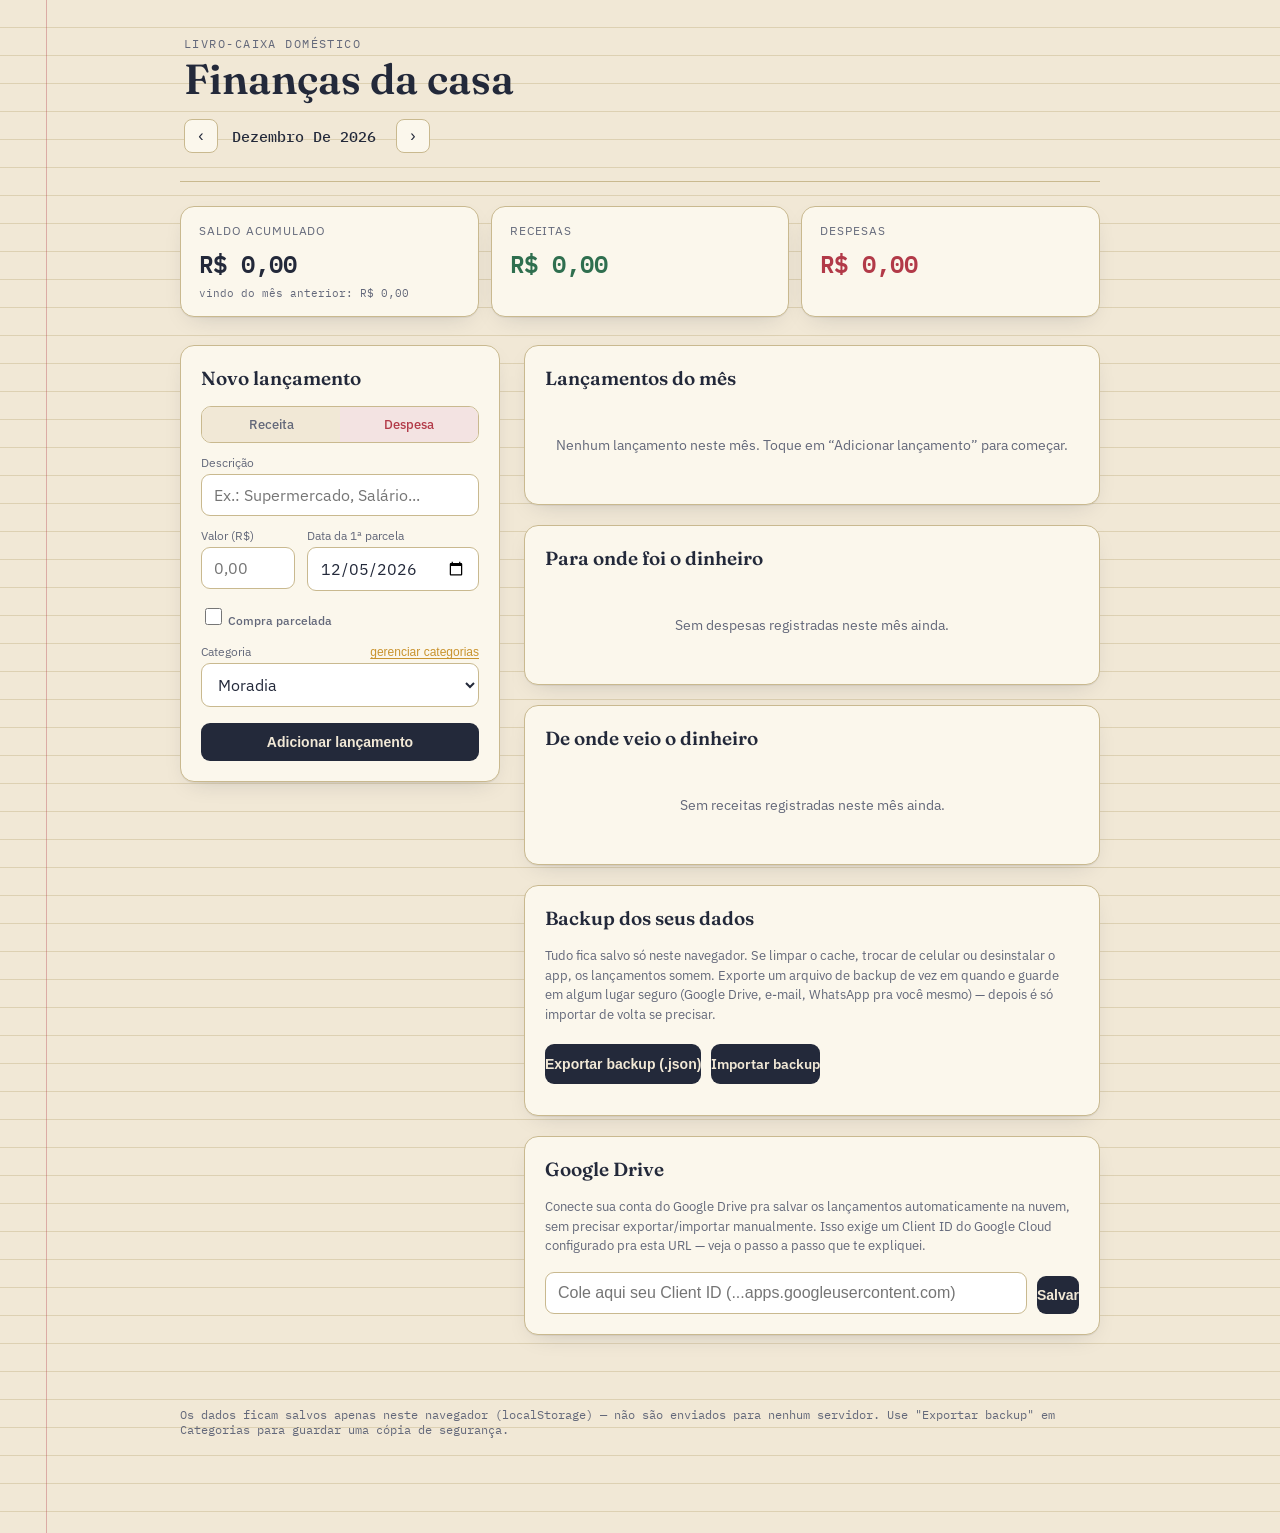
<file: index.html>
<!DOCTYPE html>
<html lang="pt-BR">
<head>
<meta charset="UTF-8">
<meta name="viewport" content="width=device-width, initial-scale=1.0, viewport-fit=cover">
<title>Livro-Caixa — Finanças da Casa</title>
<link rel="preconnect" href="https://fonts.googleapis.com">
<link href="https://fonts.googleapis.com/css2?family=Fraunces:opsz,wght@9..144,400;9..144,500;9..144,600;9..144,700&family=IBM+Plex+Mono:wght@400;500;600&family=IBM+Plex+Sans:wght@400;500;600&display=swap" rel="stylesheet">
<link rel="stylesheet" href="styles.css">
<script src="https://accounts.google.com/gsi/client" async defer></script>
</head>
<body>

<div class="wrap">
  <header class="hero">
    <p class="eyebrow">Livro-caixa doméstico</p>
    <h1>Finanças da casa</h1>
    <div class="month-switch">
      <button id="prevMonth" aria-label="Mês anterior">‹</button>
      <span class="month-label" id="monthLabel">—</span>
      <button id="nextMonth" aria-label="Próximo mês">›</button>
    </div>
  </header>

  <section class="summary-row">
    <div class="sum-card saldo">
      <div class="label">Saldo acumulado</div>
      <div class="value" id="valSaldo">R$ 0,00</div>
      <div class="sub" id="saldoSub"></div>
    </div>
    <div class="sum-card receitas">
      <div class="label">Receitas</div>
      <div class="value" id="valReceitas">R$ 0,00</div>
    </div>
    <div class="sum-card despesas">
      <div class="label">Despesas</div>
      <div class="value" id="valDespesas">R$ 0,00</div>
    </div>
  </section>

  <div class="layout">
    <div class="panel" id="form-panel">
      <button class="sheet-close" id="sheetClose" aria-label="Fechar">✕</button>
      <div class="sheet-handle"></div>
      <h2 id="formTitle">Novo lançamento</h2>
      <form id="txForm">
        <input type="hidden" id="editTxId" name="editTxId">
        <input type="hidden" id="editGroupId" name="editGroupId">
        <div class="type-toggle">
          <input type="radio" name="tipo" id="tipoReceita" value="receita">
          <label class="tl-receita" for="tipoReceita">Receita</label>
          <input type="radio" name="tipo" id="tipoDespesa" value="despesa" checked>
          <label class="tl-despesa" for="tipoDespesa">Despesa</label>
        </div>

        <div class="field">
          <label for="desc">Descrição</label>
          <input type="text" id="desc" name="desc" placeholder="Ex.: Supermercado, Salário..." required>
        </div>

        <div class="row2">
          <div class="field">
            <label for="valor">Valor (R$)</label>
            <input type="number" id="valor" name="valor" min="0.01" step="0.01" placeholder="0,00" required>
            <span class="field-hint" id="valorHint"></span>
          </div>
          <div class="field">
            <label for="data">Data da 1ª parcela</label>
            <input type="date" id="data" name="data" required>
          </div>
        </div>

        <div class="field checkbox-field" id="parcelaToggleWrap">
          <label class="checkbox-label">
            <input type="checkbox" id="isParcelado" name="isParcelado">
            <span id="parcelaLabelText">Compra parcelada</span>
          </label>
        </div>

        <div class="row2" id="parcelaFields" style="display:none;">
          <div class="field">
            <label for="numParcelas">Número de parcelas</label>
            <input type="number" id="numParcelas" name="numParcelas" min="2" max="48" step="1" value="2" disabled>
          </div>
          <div class="field">
            <label>Valor de cada parcela</label>
            <div class="parcela-preview" id="parcelaPreview">—</div>
          </div>
        </div>
        <p class="parcela-note" id="parcelaNote" style="display:none;">As parcelas serão lançadas automaticamente nos meses seguintes.</p>

        <div class="field">
          <div class="label-row">
            <label for="categoria">Categoria</label>
            <button type="button" class="link-btn" id="openCatManager">gerenciar categorias</button>
          </div>
          <select id="categoria" name="categoria"></select>
        </div>

        <button type="submit" class="btn-add" id="submitTxBtn">Adicionar lançamento</button>
      </form>
    </div>

    <div>
      <div class="panel" style="margin-bottom:20px;">
        <h2>Lançamentos do mês</h2>
        <ul class="ledger-list" id="ledgerList"></ul>
        <div class="empty-state" id="emptyState" style="display:none;">
          Nenhum lançamento neste mês. Toque em “Adicionar lançamento” para começar.
        </div>
      </div>

      <div class="panel">
        <h2>Para onde foi o dinheiro</h2>
        <div id="breakdown"></div>
        <div class="empty-state" id="emptyBreakdown" style="display:none;">
          Sem despesas registradas neste mês ainda.
        </div>
      </div>

      <div class="panel" style="margin-top:20px;">
        <h2>De onde veio o dinheiro</h2>
        <div id="breakdownReceitas"></div>
        <div class="empty-state" id="emptyBreakdownReceitas" style="display:none;">
          Sem receitas registradas neste mês ainda.
        </div>
      </div>

      <div class="panel" id="catManagerPanel" style="display:none; margin-top:20px;">
        <h2>Categorias cadastradas</h2>
        <form id="catForm" style="display:flex; gap:10px; align-items:end; margin-bottom:16px;">
          <div class="field" style="flex:1;">
            <label for="catNome">Nome</label>
            <input type="text" id="catNome" placeholder="Ex.: Pets" required>
          </div>
          <button type="submit" class="btn-add" style="width:auto; padding:11px 18px; white-space:nowrap;">Adicionar</button>
        </form>
        <ul class="cat-list" id="catList"></ul>
      </div>

      <div class="panel" style="margin-top:20px;">
        <h2>Backup dos seus dados</h2>
        <p class="backup-text">
          Tudo fica salvo só neste navegador. Se limpar o cache, trocar de celular ou desinstalar o app, os lançamentos somem. Exporte um arquivo de backup de vez em quando e guarde em algum lugar seguro (Google Drive, e-mail, WhatsApp pra você mesmo) — depois é só importar de volta se precisar.
        </p>
        <div class="backup-actions">
          <button type="button" class="btn-add btn-inline" id="exportBackup">Exportar backup (.json)</button>
          <label class="btn-add btn-inline btn-secondary" for="importBackup">
            Importar backup
          </label>
          <input type="file" id="importBackup" accept="application/json" style="display:none;">
        </div>
        <p class="field-hint" id="backupStatus"></p>
      </div>

      <div class="panel" style="margin-top:20px;">
        <h2>Google Drive</h2>

        <div id="driveSetup">
          <p class="backup-text">
            Conecte sua conta do Google Drive pra salvar os lançamentos automaticamente na nuvem, sem precisar exportar/importar manualmente. Isso exige um Client ID do Google Cloud configurado pra esta URL — veja o passo a passo que te expliquei.
          </p>
          <div style="display:flex; gap:10px; flex-wrap:wrap;">
            <input type="text" id="driveClientIdInput" placeholder="Cole aqui seu Client ID (...apps.googleusercontent.com)" style="flex:1; min-width:220px; padding:10px 12px; border-radius:9px; border:1px solid var(--rule); font-size:16px;">
            <button type="button" class="btn-add btn-inline" id="saveClientId">Salvar</button>
          </div>
        </div>

        <div id="driveConnected" style="display:none;">
          <p class="backup-text" id="driveStatusText">Não conectado.</p>
          <div class="backup-actions">
            <button type="button" class="btn-add btn-inline" id="driveConnectBtn">Conectar ao Google Drive</button>
            <button type="button" class="btn-add btn-inline btn-secondary" id="drivePushBtn" style="display:none;">Enviar para o Drive</button>
            <button type="button" class="btn-add btn-inline btn-secondary" id="drivePullBtn" style="display:none;">Baixar do Drive</button>
            <button type="button" class="btn-add btn-inline btn-secondary" id="driveDisconnectBtn" style="display:none;">Desconectar</button>
          </div>
          <label class="checkbox-label" style="margin-top:14px; display:none;" id="autoSyncWrap">
            <input type="checkbox" id="autoSyncToggle">
            Sincronizar automaticamente a cada alteração
          </label>
          <p style="margin-top:10px;">
            <button type="button" class="link-btn" id="editClientId">trocar Client ID</button>
          </p>
        </div>
      </div>
    </div>
  </div>

</div>

<button class="fab" id="fabAdd" aria-label="Adicionar lançamento">+</button>

<footer>
  Os dados ficam salvos apenas neste navegador (localStorage) — não são enviados para nenhum servidor. Use "Exportar backup" em Categorias para guardar uma cópia de segurança.
</footer>

<script src="script.js"></script>

</body>
</html>
</file>
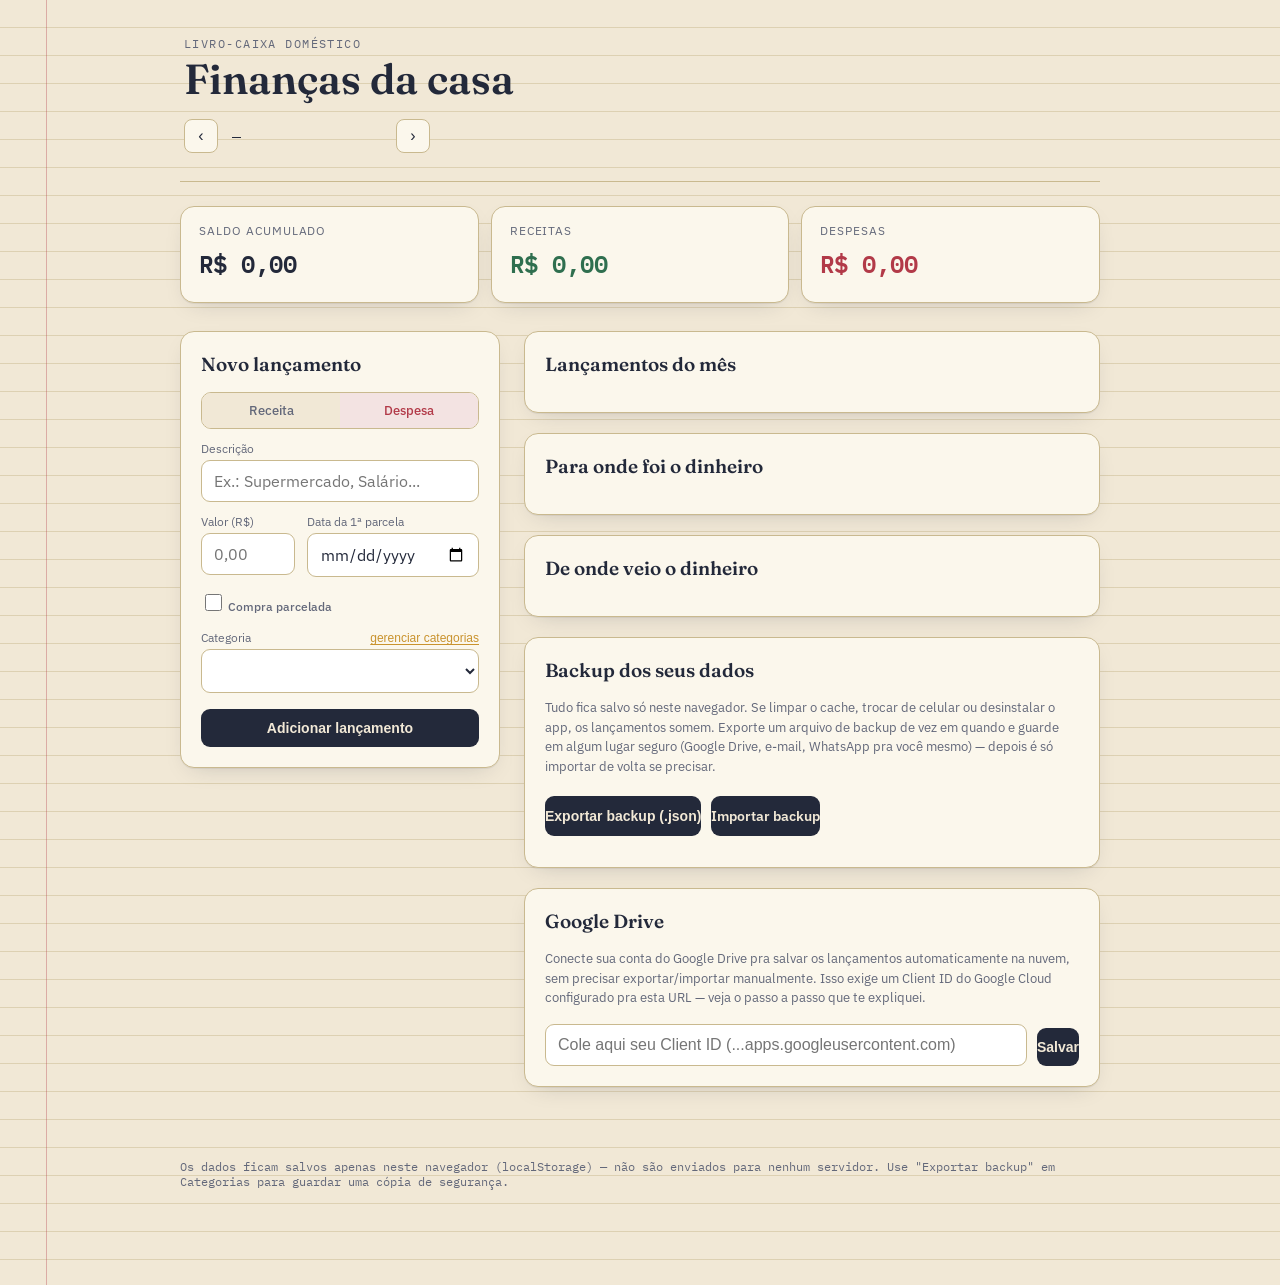
<file: financas-casa.html>
<!DOCTYPE html>
<html lang="pt-BR">
<head>
<meta charset="UTF-8">
<meta name="viewport" content="width=device-width, initial-scale=1.0, viewport-fit=cover">
<title>Livro-Caixa — Finanças da Casa</title>
<link rel="preconnect" href="https://fonts.googleapis.com">
<link href="https://fonts.googleapis.com/css2?family=Fraunces:opsz,wght@9..144,400;9..144,500;9..144,600;9..144,700&family=IBM+Plex+Mono:wght@400;500;600&family=IBM+Plex+Sans:wght@400;500;600&display=swap" rel="stylesheet">
<link rel="stylesheet" href="styles.css">
<script src="https://accounts.google.com/gsi/client" async defer></script>
</head>
<body>

<div class="wrap">
  <header class="hero">
    <p class="eyebrow">Livro-caixa doméstico</p>
    <h1>Finanças da casa</h1>
    <div class="month-switch">
      <button id="prevMonth" aria-label="Mês anterior">‹</button>
      <span class="month-label" id="monthLabel">—</span>
      <button id="nextMonth" aria-label="Próximo mês">›</button>
    </div>
  </header>

  <section class="summary-row">
    <div class="sum-card saldo">
      <div class="label">Saldo acumulado</div>
      <div class="value" id="valSaldo">R$ 0,00</div>
      <div class="sub" id="saldoSub"></div>
    </div>
    <div class="sum-card receitas">
      <div class="label">Receitas</div>
      <div class="value" id="valReceitas">R$ 0,00</div>
    </div>
    <div class="sum-card despesas">
      <div class="label">Despesas</div>
      <div class="value" id="valDespesas">R$ 0,00</div>
    </div>
  </section>

  <div class="layout">
    <div class="panel" id="form-panel">
      <button class="sheet-close" id="sheetClose" aria-label="Fechar">✕</button>
      <div class="sheet-handle"></div>
      <h2>Novo lançamento</h2>
      <form id="txForm">
        <div class="type-toggle">
          <input type="radio" name="tipo" id="tipoReceita" value="receita">
          <label class="tl-receita" for="tipoReceita">Receita</label>
          <input type="radio" name="tipo" id="tipoDespesa" value="despesa" checked>
          <label class="tl-despesa" for="tipoDespesa">Despesa</label>
        </div>

        <div class="field">
          <label for="desc">Descrição</label>
          <input type="text" id="desc" placeholder="Ex.: Supermercado, Salário..." required>
        </div>

        <div class="row2">
          <div class="field">
            <label for="valor">Valor (R$)</label>
            <input type="number" id="valor" min="0.01" step="0.01" placeholder="0,00" required>
            <span class="field-hint" id="valorHint"></span>
          </div>
          <div class="field">
            <label for="data">Data da 1ª parcela</label>
            <input type="date" id="data" required>
          </div>
        </div>

        <div class="field checkbox-field" id="parcelaToggleWrap">
          <label class="checkbox-label">
            <input type="checkbox" id="isParcelado">
            <span id="parcelaLabelText">Compra parcelada</span>
          </label>
        </div>

        <div class="row2" id="parcelaFields" style="display:none;">
          <div class="field">
            <label for="numParcelas">Número de parcelas</label>
            <input type="number" id="numParcelas" min="2" max="48" step="1" value="2">
          </div>
          <div class="field">
            <label>Valor de cada parcela</label>
            <div class="parcela-preview" id="parcelaPreview">—</div>
          </div>
        </div>
        <p class="parcela-note" id="parcelaNote" style="display:none;">As parcelas serão lançadas automaticamente nos meses seguintes.</p>

        <div class="field">
          <div class="label-row">
            <label for="categoria">Categoria</label>
            <button type="button" class="link-btn" id="openCatManager">gerenciar categorias</button>
          </div>
          <select id="categoria"></select>
        </div>

        <button type="submit" class="btn-add">Adicionar lançamento</button>
      </form>
    </div>

    <div>
      <div class="panel" style="margin-bottom:20px;">
        <h2>Lançamentos do mês</h2>
        <ul class="ledger-list" id="ledgerList"></ul>
        <div class="empty-state" id="emptyState" style="display:none;">
          Nenhum lançamento neste mês. Toque em “Adicionar lançamento” para começar.
        </div>
      </div>

      <div class="panel">
        <h2>Para onde foi o dinheiro</h2>
        <div id="breakdown"></div>
        <div class="empty-state" id="emptyBreakdown" style="display:none;">
          Sem despesas registradas neste mês ainda.
        </div>
      </div>

      <div class="panel" style="margin-top:20px;">
        <h2>De onde veio o dinheiro</h2>
        <div id="breakdownReceitas"></div>
        <div class="empty-state" id="emptyBreakdownReceitas" style="display:none;">
          Sem receitas registradas neste mês ainda.
        </div>
      </div>

      <div class="panel" id="catManagerPanel" style="display:none; margin-top:20px;">
        <h2>Categorias cadastradas</h2>
        <form id="catForm" style="display:flex; gap:10px; align-items:end; margin-bottom:16px;">
          <div class="field" style="flex:1;">
            <label for="catNome">Nome</label>
            <input type="text" id="catNome" placeholder="Ex.: Pets" required>
          </div>
          <button type="submit" class="btn-add" style="width:auto; padding:11px 18px; white-space:nowrap;">Adicionar</button>
        </form>
        <ul class="cat-list" id="catList"></ul>
      </div>

      <div class="panel" style="margin-top:20px;">
        <h2>Backup dos seus dados</h2>
        <p class="backup-text">
          Tudo fica salvo só neste navegador. Se limpar o cache, trocar de celular ou desinstalar o app, os lançamentos somem. Exporte um arquivo de backup de vez em quando e guarde em algum lugar seguro (Google Drive, e-mail, WhatsApp pra você mesmo) — depois é só importar de volta se precisar.
        </p>
        <div class="backup-actions">
          <button type="button" class="btn-add btn-inline" id="exportBackup">Exportar backup (.json)</button>
          <label class="btn-add btn-inline btn-secondary" for="importBackup">
            Importar backup
          </label>
          <input type="file" id="importBackup" accept="application/json" style="display:none;">
        </div>
        <p class="field-hint" id="backupStatus"></p>
      </div>

      <div class="panel" style="margin-top:20px;">
        <h2>Google Drive</h2>

        <div id="driveSetup">
          <p class="backup-text">
            Conecte sua conta do Google Drive pra salvar os lançamentos automaticamente na nuvem, sem precisar exportar/importar manualmente. Isso exige um Client ID do Google Cloud configurado pra esta URL — veja o passo a passo que te expliquei.
          </p>
          <div style="display:flex; gap:10px; flex-wrap:wrap;">
            <input type="text" id="driveClientIdInput" placeholder="Cole aqui seu Client ID (...apps.googleusercontent.com)" style="flex:1; min-width:220px; padding:10px 12px; border-radius:9px; border:1px solid var(--rule); font-size:16px;">
            <button type="button" class="btn-add btn-inline" id="saveClientId">Salvar</button>
          </div>
        </div>

        <div id="driveConnected" style="display:none;">
          <p class="backup-text" id="driveStatusText">Não conectado.</p>
          <div class="backup-actions">
            <button type="button" class="btn-add btn-inline" id="driveConnectBtn">Conectar ao Google Drive</button>
            <button type="button" class="btn-add btn-inline btn-secondary" id="drivePushBtn" style="display:none;">Enviar para o Drive</button>
            <button type="button" class="btn-add btn-inline btn-secondary" id="drivePullBtn" style="display:none;">Baixar do Drive</button>
            <button type="button" class="btn-add btn-inline btn-secondary" id="driveDisconnectBtn" style="display:none;">Desconectar</button>
          </div>
          <label class="checkbox-label" style="margin-top:14px; display:none;" id="autoSyncWrap">
            <input type="checkbox" id="autoSyncToggle">
            Sincronizar automaticamente a cada alteração
          </label>
          <p style="margin-top:10px;">
            <button type="button" class="link-btn" id="editClientId">trocar Client ID</button>
          </p>
        </div>
      </div>
    </div>
  </div>

</div>

<button class="fab" id="fabAdd" aria-label="Adicionar lançamento">+</button>

<footer>
  Os dados ficam salvos apenas neste navegador (localStorage) — não são enviados para nenhum servidor. Use "Exportar backup" em Categorias para guardar uma cópia de segurança.
</footer>

<script src="https://accounts.google.com/gsi/client" async defer></script>
<script src="script.js"></script>

</body>
</html>
</file>
<file: styles.css>
:root{
  --paper: #f1e8d6;
  --paper-deep: #e9dcc0;
  --rule: #c9b98f;
  --ink: #23293a;
  --ink-soft: #63687a;
  --card: #fbf7ec;
  --green: #2f6f4f;
  --green-soft: #e2ede4;
  --red: #b23a48;
  --red-soft: #f3e3e2;
  --gold: #c9932e;
  --shadow: 0 1px 0 rgba(35,41,58,0.06), 0 8px 24px -12px rgba(35,41,58,0.25);
  --radius: 14px;
}

*{ box-sizing: border-box; }

html,body{
  margin:0; padding:0;
  background: var(--paper);
  color: var(--ink);
  font-family: 'IBM Plex Sans', sans-serif;
  -webkit-font-smoothing: antialiased;
}

body{
  background-image:
    linear-gradient(90deg, transparent 0, transparent 46px, rgba(178,58,72,0.35) 46px, rgba(178,58,72,0.35) 47px, transparent 47px),
    repeating-linear-gradient(180deg, transparent, transparent 27px, var(--rule) 28px);
  background-attachment: local;
  min-height: 100vh;
  padding-bottom: 96px;
}

.wrap{
  max-width: 960px;
  margin: 0 auto;
  padding: 28px 20px 40px;
}

header.hero{
  padding: 8px 4px 28px;
  border-bottom: 1px solid var(--rule);
  margin-bottom: 24px;
}

.eyebrow{
  font-family: 'IBM Plex Mono', monospace;
  font-size: 12px;
  letter-spacing: 0.12em;
  text-transform: uppercase;
  color: var(--ink-soft);
  margin: 0 0 6px;
}

h1{
  font-family: 'Fraunces', serif;
  font-optical-sizing: auto;
  font-weight: 600;
  font-size: clamp(28px, 5vw, 42px);
  margin: 0 0 18px;
  line-height: 1.05;
}

.month-switch{
  display: flex;
  align-items: center;
  gap: 14px;
  font-family: 'IBM Plex Mono', monospace;
}

.month-switch button{
  width: 34px; height: 34px;
  border-radius: 8px;
  border: 1px solid var(--rule);
  background: var(--card);
  color: var(--ink);
  font-size: 16px;
  cursor: pointer;
  display: flex; align-items:center; justify-content:center;
  transition: background .15s ease, transform .1s ease;
}
.month-switch button:hover{ background: var(--paper-deep); }
.month-switch button:active{ transform: scale(0.94); }

.month-label{
  font-size: 15px;
  font-weight: 500;
  text-transform: capitalize;
  min-width: 150px;
}

.summary-row{
  display: grid;
  grid-template-columns: repeat(3, 1fr);
  gap: 12px;
  margin-bottom: 28px;
}

.sum-card{
  background: var(--card);
  border: 1px solid var(--rule);
  border-radius: var(--radius);
  padding: 16px 18px;
  box-shadow: var(--shadow);
}

.sum-card .label{
  font-size: 12px;
  color: var(--ink-soft);
  text-transform: uppercase;
  letter-spacing: 0.08em;
  margin-bottom: 6px;
}

.sum-card .value{
  font-family: 'IBM Plex Mono', monospace;
  font-weight: 600;
  font-size: clamp(18px, 3.2vw, 24px);
  font-variant-numeric: tabular-nums;
  white-space: nowrap;
}

.sum-card.saldo .value{ color: var(--ink); }
.sum-card .sub{
  font-size: 11px;
  color: var(--ink-soft);
  margin-top: 4px;
  font-family: 'IBM Plex Mono', monospace;
}
.sum-card.receitas .value{ color: var(--green); }
.sum-card.despesas .value{ color: var(--red); }

.layout{
  display: grid;
  grid-template-columns: 1fr;
  gap: 24px;
}

.panel{
  background: var(--card);
  border: 1px solid var(--rule);
  border-radius: var(--radius);
  box-shadow: var(--shadow);
  padding: 20px;
}

.panel h2{
  font-family: 'Fraunces', serif;
  font-weight: 600;
  font-size: 19px;
  margin: 0 0 16px;
}

form{ display: flex; flex-direction: column; gap: 12px; }

.type-toggle{
  display: flex;
  border: 1px solid var(--rule);
  border-radius: 10px;
  overflow: hidden;
}
.type-toggle label{
  flex: 1;
  text-align: center;
  padding: 9px 0;
  font-size: 13px;
  font-weight: 500;
  cursor: pointer;
  color: var(--ink-soft);
  background: var(--paper);
  transition: background .15s ease, color .15s ease;
}
.type-toggle input{ display:none; }
.type-toggle input:checked + label.tl-receita{ background: var(--green-soft); color: var(--green); }
.type-toggle input:checked + label.tl-despesa{ background: var(--red-soft); color: var(--red); }

.field label{
  display:block;
  font-size: 12px;
  color: var(--ink-soft);
  margin-bottom: 4px;
}

.field input, .field select{
  width: 100%;
  padding: 10px 12px;
  border-radius: 9px;
  border: 1px solid var(--rule);
  background: #fff;
  font-family: 'IBM Plex Sans', sans-serif;
  font-size: 16px;
  color: var(--ink);
}
.field input:focus, .field select:focus{
  outline: 2px solid var(--gold);
  outline-offset: 1px;
}

.row2{ display: grid; grid-template-columns: 1fr 1fr; gap: 12px; }

.checkbox-field{
  flex-direction: row;
  align-items: center;
}
.checkbox-label{
  display: flex;
  align-items: center;
  gap: 8px;
  font-size: 14px;
  font-weight: 500;
  cursor: pointer;
  color: var(--ink);
}
.checkbox-label input[type="checkbox"]{
  width: 17px; height: 17px;
  accent-color: var(--ink);
  cursor: pointer;
}

.field-hint{
  display: block;
  font-size: 11px;
  color: var(--ink-soft);
  margin-top: 4px;
}

.parcela-preview{
  font-family: 'IBM Plex Mono', monospace;
  font-size: 14px;
  font-weight: 600;
  color: var(--gold);
  padding: 10px 0 0;
}

.parcela-note{
  font-size: 11px;
  color: var(--ink-soft);
  margin: -4px 0 0;
}

.tag-parcela{
  background: var(--red-soft);
  color: var(--red);
  font-weight: 600;
}

.label-row{
  display: flex;
  justify-content: space-between;
  align-items: baseline;
  margin-bottom: 4px;
}
.label-row label{ margin-bottom: 0; }

.link-btn{
  border: none;
  background: transparent;
  color: var(--gold);
  font-size: 12px;
  font-weight: 500;
  cursor: pointer;
  padding: 0;
  text-decoration: underline;
  text-underline-offset: 2px;
}
.link-btn:hover{ color: var(--red); }

.cat-list{ list-style: none; margin: 0; padding: 0; }
.cat-row{
  display: flex;
  justify-content: space-between;
  align-items: center;
  gap: 10px;
  padding: 10px 0;
  border-bottom: 1px dashed var(--rule);
}
.cat-row:last-child{ border-bottom: none; }
.cat-row .cat-info .cat-nome{ font-size: 14px; font-weight: 500; }
.cat-row .cat-info .cat-desc{ font-size: 12px; color: var(--ink-soft); margin-top: 2px; }

.backup-text{
  font-size: 13px;
  color: var(--ink-soft);
  line-height: 1.5;
  margin: 0 0 16px;
}
.backup-actions{
  display: flex;
  flex-wrap: wrap;
  gap: 10px;
}
.btn-inline{
  width: auto;
  padding: 11px 18px;
  display: inline-flex;
  align-items: center;
  cursor: pointer;
}
.btn-secondary{
  background: var(--paper-deep);
  color: var(--ink);
}

.btn-add{
  margin-top: 4px;
  padding: 11px 0;
  border: none;
  border-radius: 9px;
  background: var(--ink);
  color: var(--paper);
  font-weight: 600;
  font-size: 14px;
  cursor: pointer;
  transition: opacity .15s ease;
}
.btn-add:hover{ opacity: 0.88; }

.ledger-list{ list-style: none; margin: 0; padding: 0; }

.ledger-row{
  display: grid;
  grid-template-columns: 1fr auto auto;
  align-items: center;
  gap: 10px;
  padding: 12px 0;
  border-bottom: 1px dashed var(--rule);
}
.ledger-row:last-child{ border-bottom: none; }

.ledger-main .desc{ font-size: 14px; font-weight: 500; }
.ledger-main .meta{
  font-size: 12px;
  color: var(--ink-soft);
  margin-top: 2px;
  display: flex;
  gap: 8px;
  align-items: center;
}

.tag{
  display:inline-block;
  padding: 2px 8px;
  border-radius: 100px;
  background: var(--paper-deep);
  font-family: 'IBM Plex Mono', monospace;
  font-size: 11px;
}

.ledger-amount{
  font-family: 'IBM Plex Mono', monospace;
  font-weight: 600;
  font-variant-numeric: tabular-nums;
  text-align: right;
  white-space: nowrap;
  font-size: 14px;
}
.ledger-amount.receita{ color: var(--green); }
.ledger-amount.despesa{ color: var(--red); }

.del-btn{
  border: none;
  background: transparent;
  color: var(--ink-soft);
  cursor: pointer;
  font-size: 16px;
  width: 28px; height: 28px;
  border-radius: 6px;
}
.del-btn:hover{ background: var(--red-soft); color: var(--red); }

.empty-state{
  text-align: center;
  padding: 30px 10px;
  color: var(--ink-soft);
  font-size: 14px;
}

.breakdown-row{ margin-bottom: 12px; }
.breakdown-row .bd-top{
  display: flex;
  justify-content: space-between;
  font-size: 13px;
  margin-bottom: 5px;
}
.bd-top .amt{ font-family: 'IBM Plex Mono', monospace; font-variant-numeric: tabular-nums; }
.bar-track{
  height: 8px;
  background: var(--paper-deep);
  border-radius: 100px;
  overflow: hidden;
}
.bar-fill{
  height: 100%;
  background: linear-gradient(90deg, var(--gold), var(--red));
  border-radius: 100px;
}
.bar-fill.income{
  background: linear-gradient(90deg, #8fbf9f, var(--green));
}

/* Mobile FAB + sheet */
.fab{
  display: none;
}

@media (max-width: 760px){
  .summary-row{ grid-template-columns: 1fr; }
  .layout{ grid-template-columns: 1fr; }
  .row2{ grid-template-columns: 1fr; }

  .month-switch button{ width: 44px; height: 44px; font-size: 19px; }
  .del-btn{ width: 38px; height: 38px; font-size: 18px; }

  #form-panel{
    display: none;
    position: relative;
    margin-bottom: 20px;
    border: 2px solid var(--ink);
  }
  #form-panel.open{ display: block; }

  .sheet-handle{
    display: none;
  }
  .sheet-close{
    position: absolute;
    top: 14px; right: 16px;
    border: none;
    background: transparent;
    font-size: 22px;
    line-height: 1;
    color: var(--ink-soft);
    cursor: pointer;
    padding: 6px;
  }

  .fab{
    display: flex;
    align-items: center; justify-content: center;
    position: fixed;
    right: 20px;
    bottom: calc(22px + env(safe-area-inset-bottom, 0px));
    width: 60px; height: 60px;
    border-radius: 50%;
    background: var(--ink);
    color: var(--paper);
    font-size: 28px;
    border: none;
    box-shadow: 0 10px 24px -6px rgba(35,41,58,0.5);
    cursor: pointer;
    z-index: 20;
  }
  .fab.hide{ display: none; }
}

@media (min-width: 761px){
  .layout{ grid-template-columns: 320px 1fr; align-items: start; }
  #form-panel{ position: sticky; top: 20px; }
  .sheet-handle, .sheet-close, .sheet-backdrop{ display: none; }
}

footer{
  max-width: 960px;
  margin: 32px auto 0;
  padding: 0 20px;
  font-size: 12px;
  color: var(--ink-soft);
  font-family: 'IBM Plex Mono', monospace;
}
</file>
